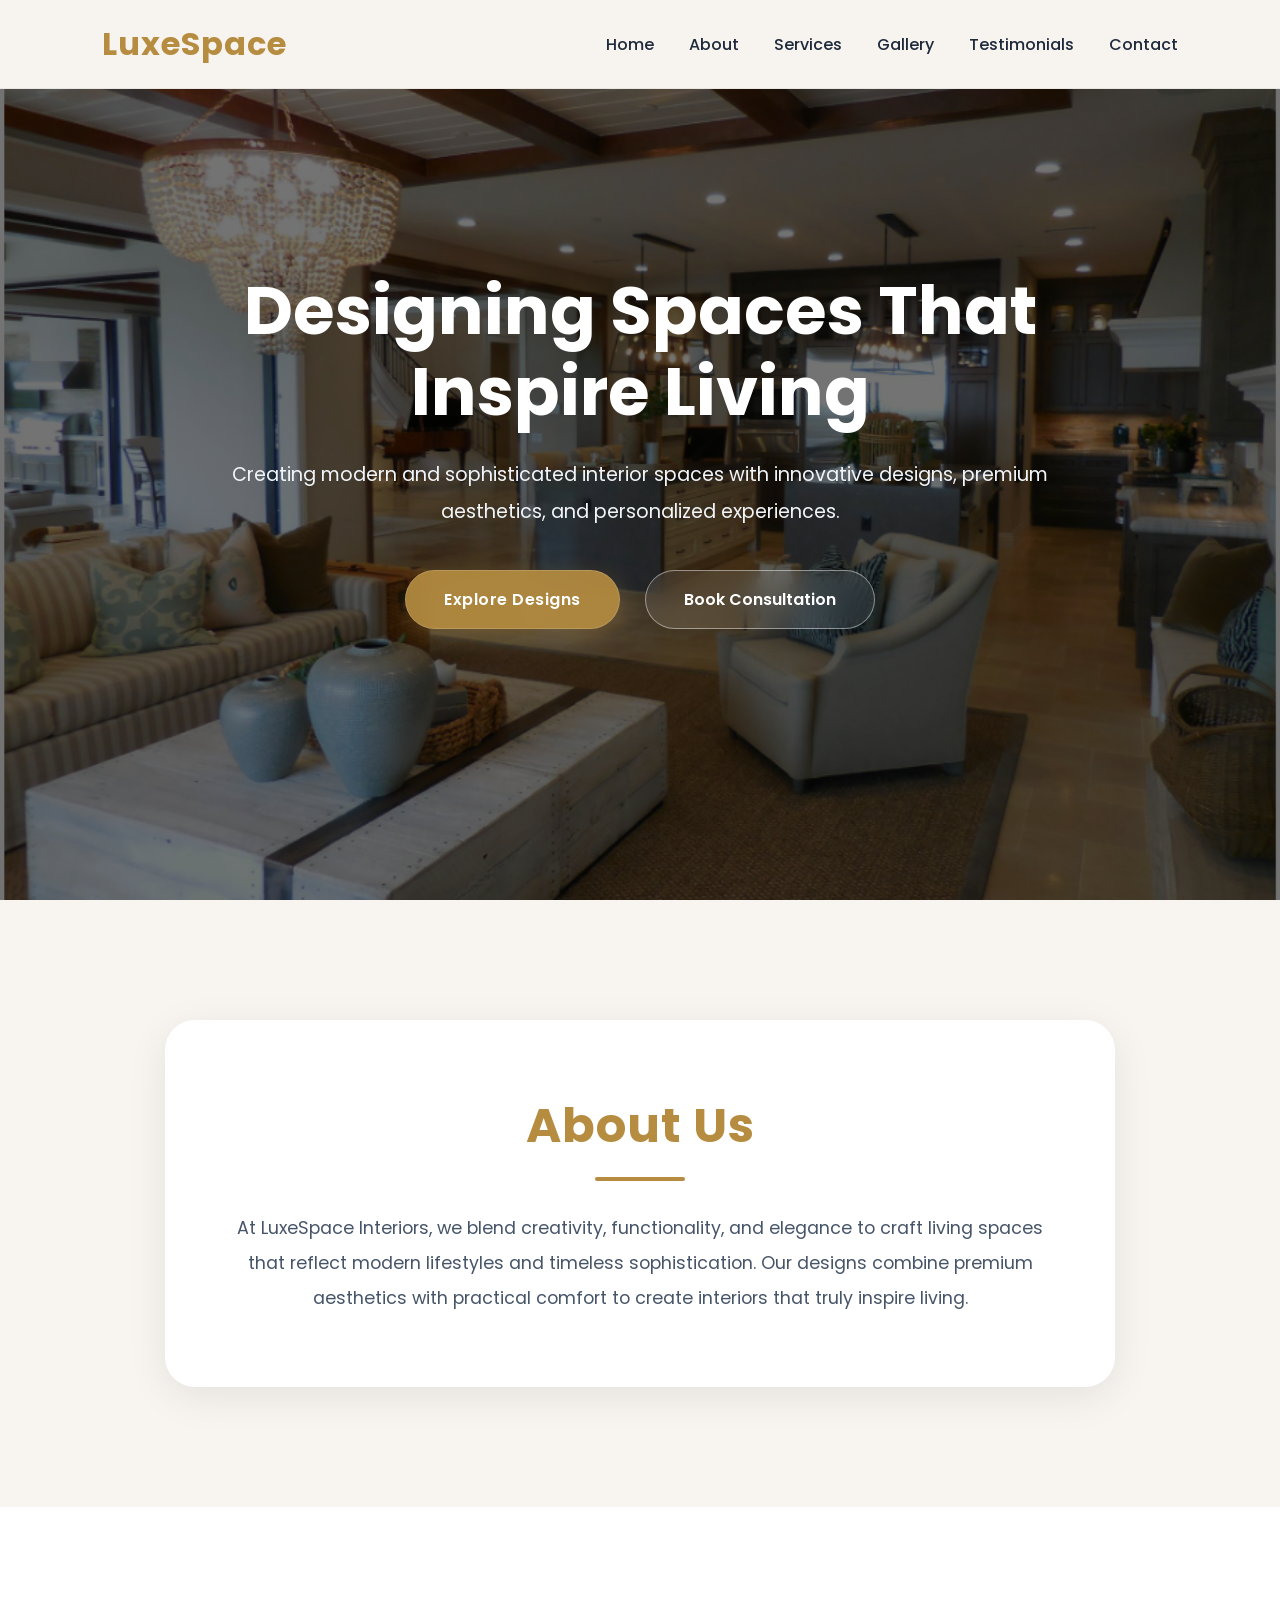
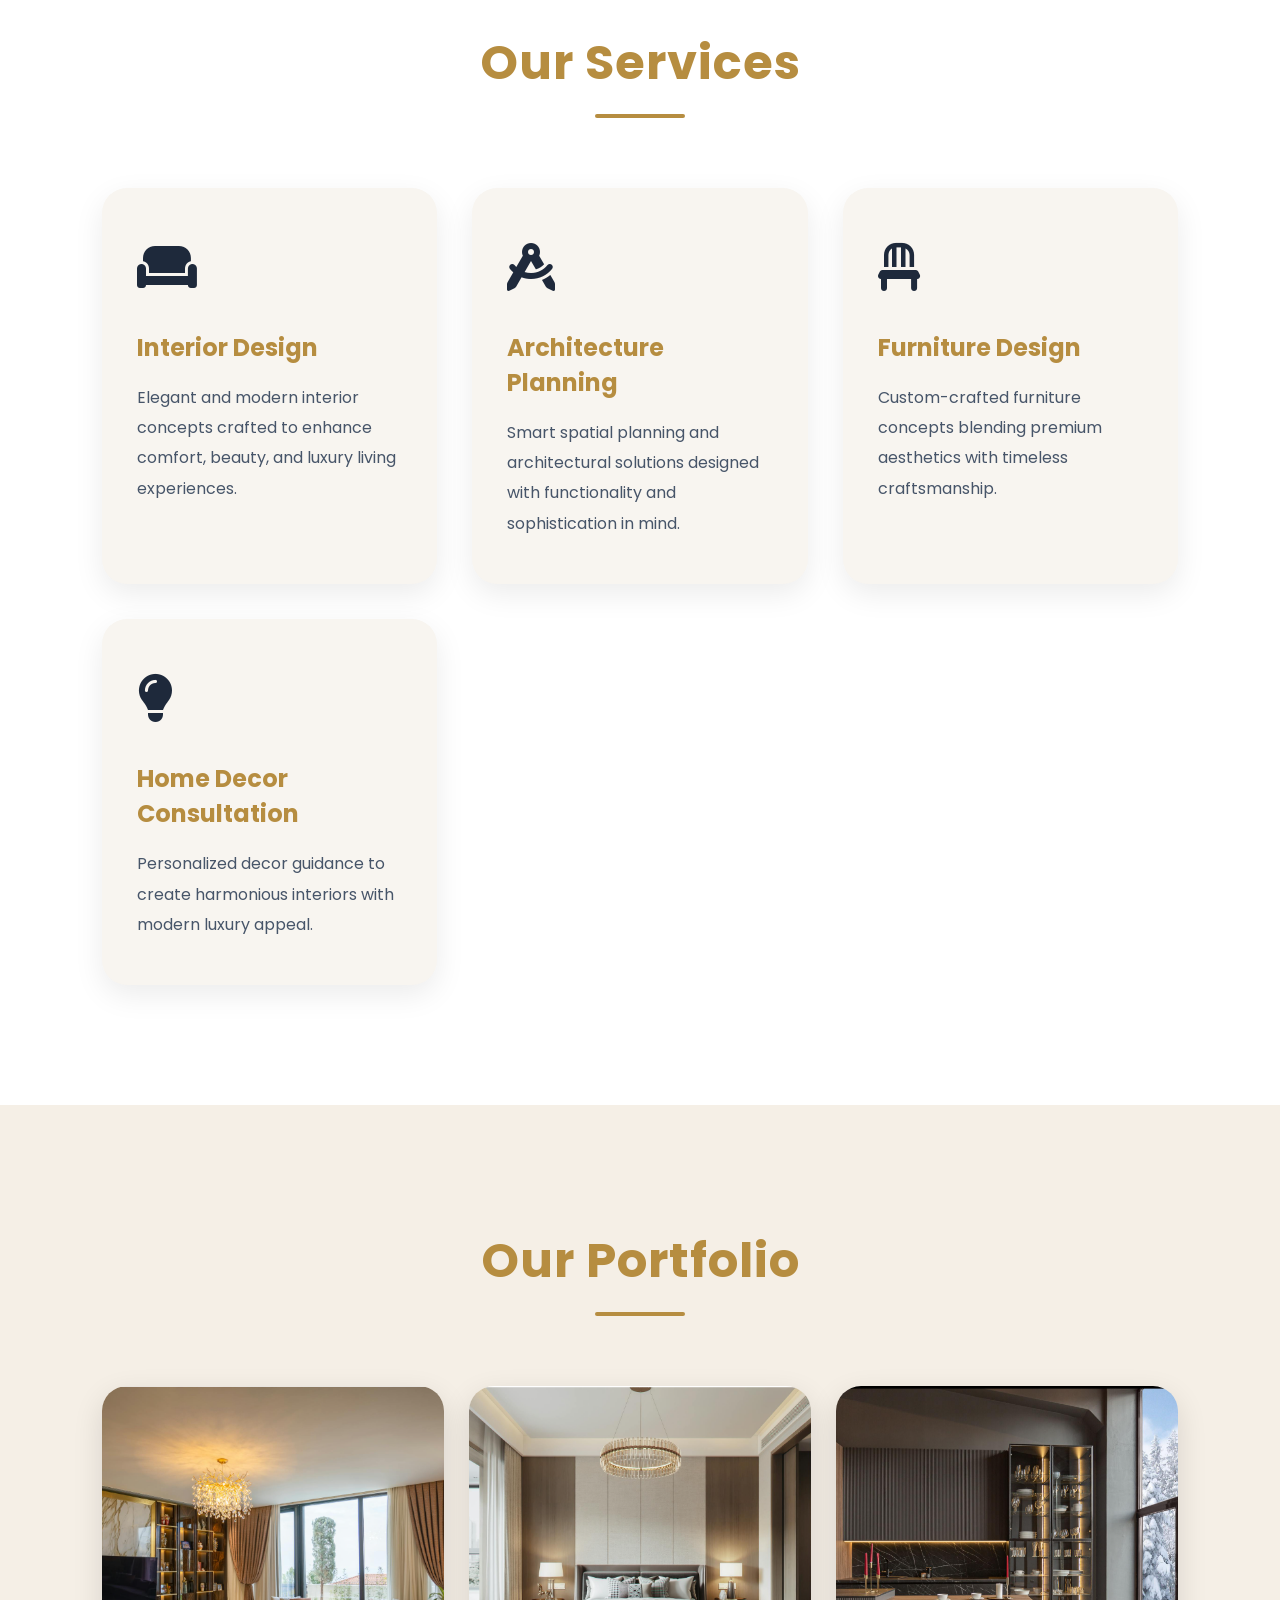
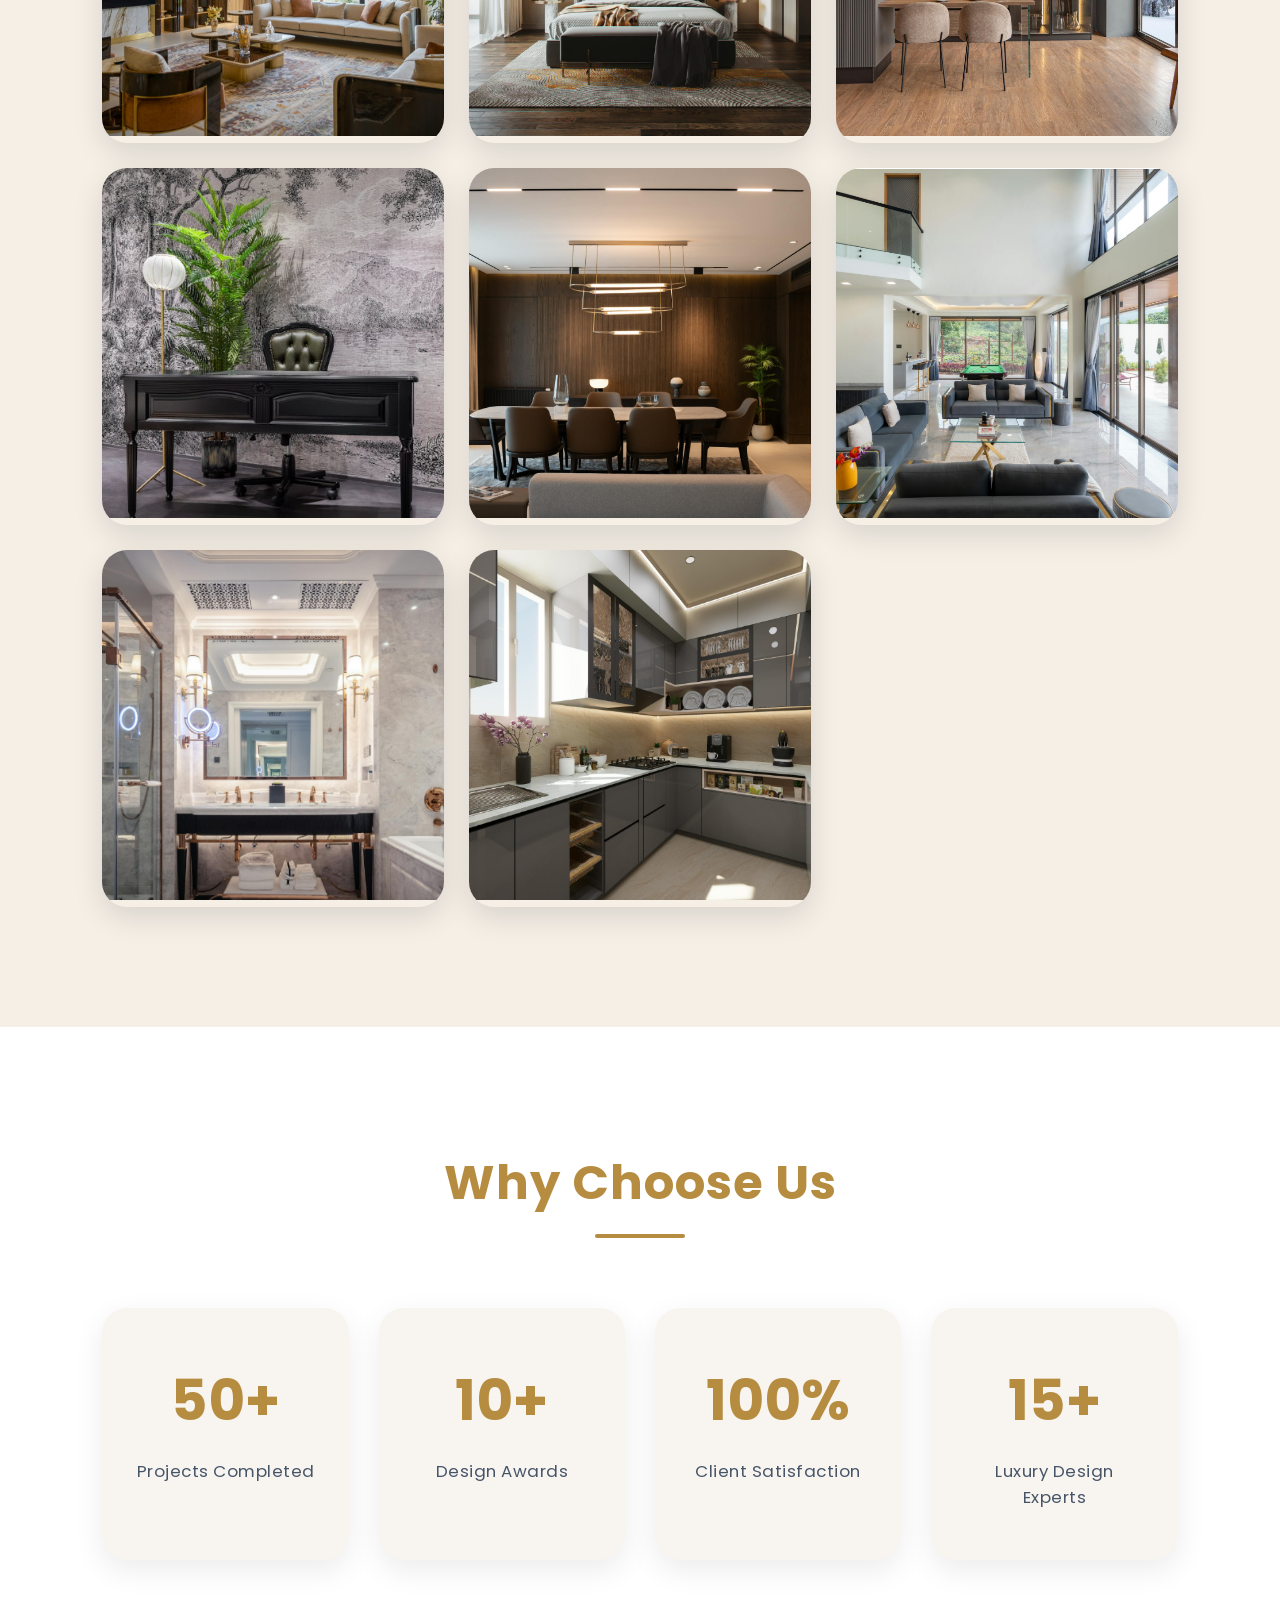
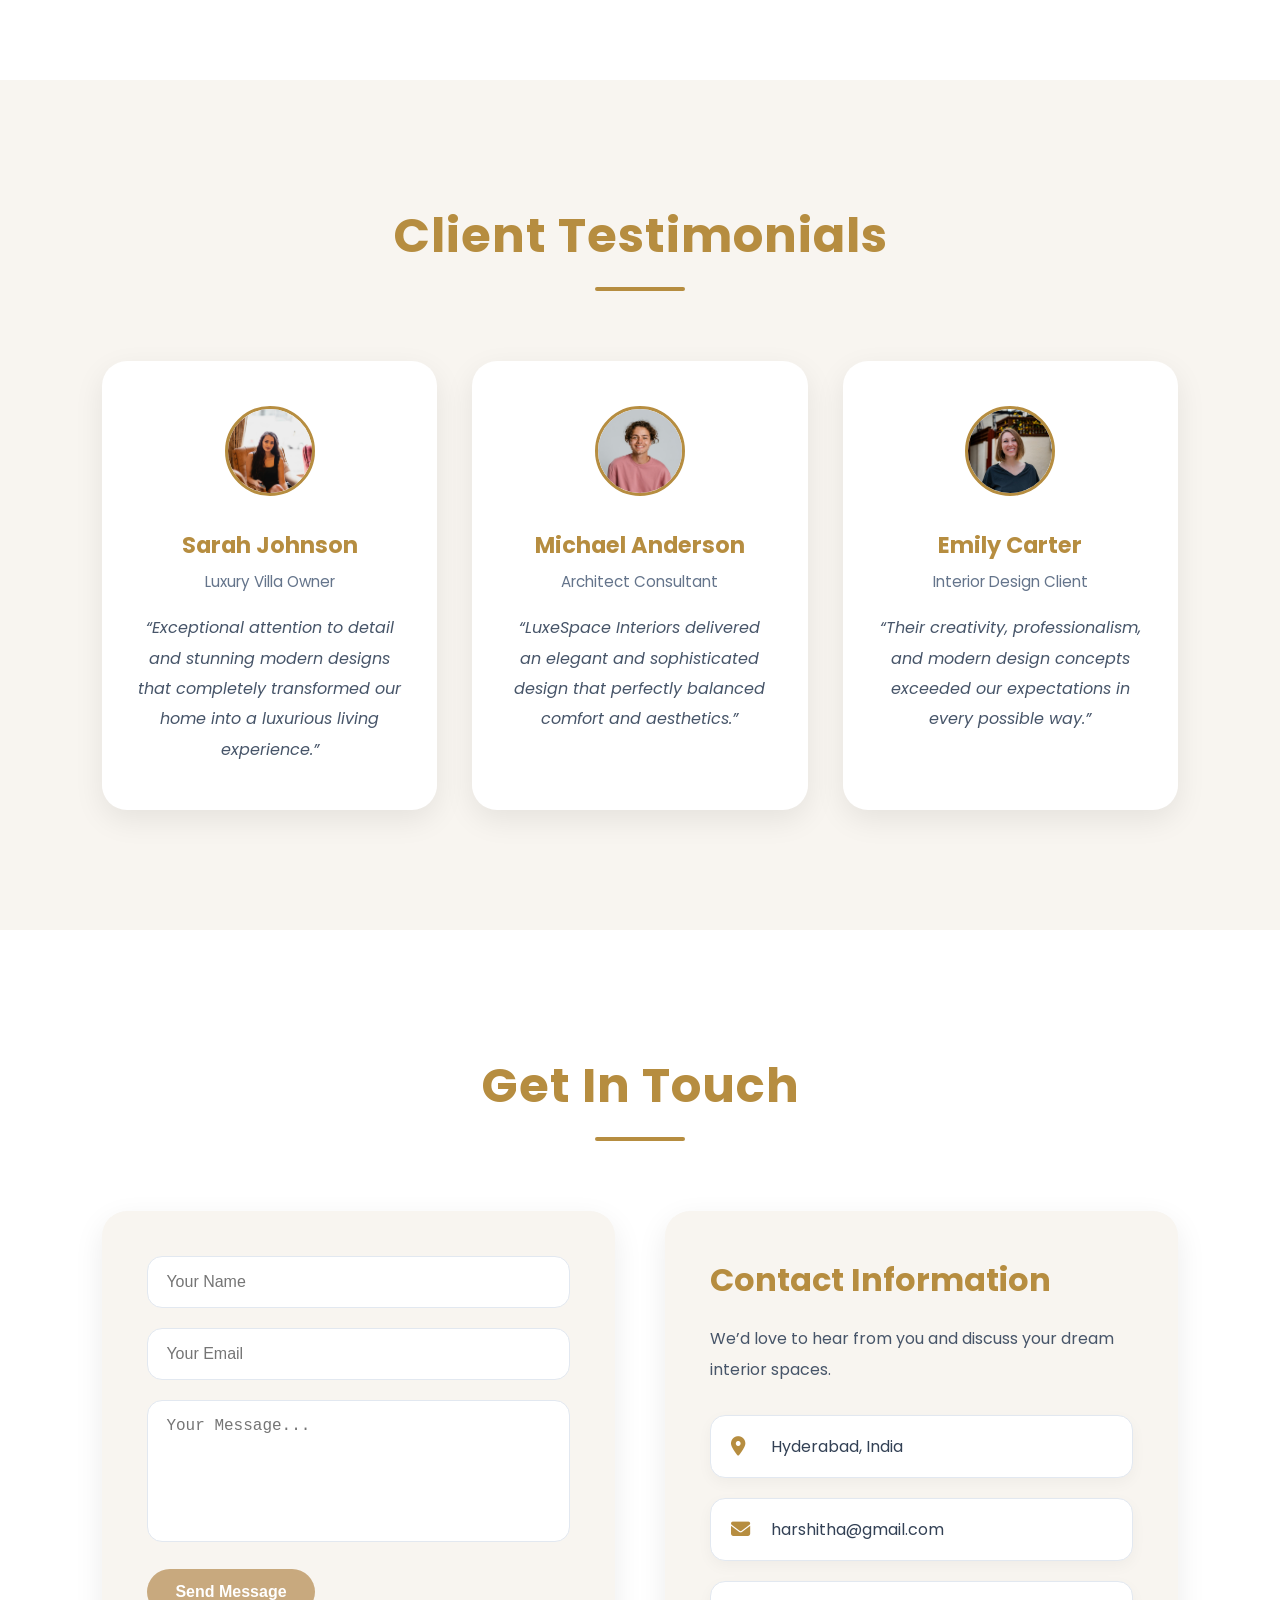
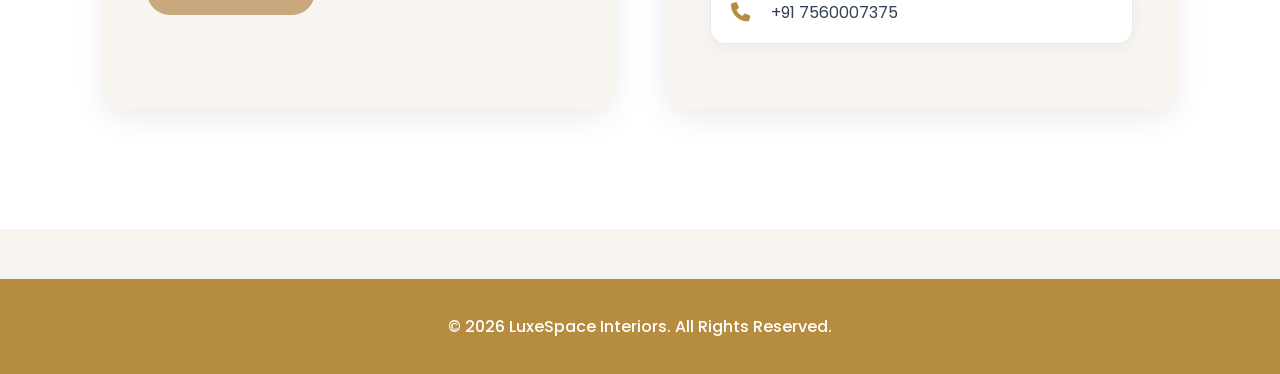
<file: index.html>
<!DOCTYPE html>
<html lang="en">

<head>
    <meta charset="UTF-8">
    <meta name="viewport" content="width=device-width, initial-scale=1.0">
    <title>LuxeSpace Interiors</title>
    <link rel="stylesheet" href="style.css">
    <link rel="preconnect" href="https://fonts.googleapis.com">
    <link href="https://fonts.googleapis.com/css2?family=Poppins:wght@300;400;500;600;700&display=swap"
        rel="stylesheet">
    <link rel="stylesheet" href="https://cdnjs.cloudflare.com/ajax/libs/font-awesome/6.5.1/css/all.min.css">
</head>

<body>
    <!-- Navbar -->
    <header class="navbar">

        <nav>

            <h2 class="logo">LuxeSpace</h2>

            <div class="nav-links">
                <a href="#">Home</a>
                <a href="#about">About</a>
                <a href="#services">Services</a>
                <a href="#gallery">Gallery</a>
                <a href="#testimonials">Testimonials</a>
                <a href="#contact">Contact</a>
            </div>

        </nav>

    </header>


    <!-- Hero Section -->
    <section class="hero">

        <div class="hero-content">
            <h1>Designing Spaces That Inspire Living</h1>

            <p>
                Creating modern and sophisticated interior spaces
                with innovative designs, premium aesthetics,
                and personalized experiences.
            </p>

            <div class="hero-buttons">

    <a href="designs.html" class="btn">
        Explore Designs
    </a>

    <a href="consultation.html" class="btn-outline">
        Book Consultation
    </a>

</div>
        </div>

    </section>


    <!-- About Section -->

    <section class="about" id="about">

        <div class="about-container">

            <h2>About Us</h2>

            <p>
                At LuxeSpace Interiors, we blend creativity,
                functionality, and elegance to craft living spaces
                that reflect modern lifestyles and timeless sophistication.
                Our designs combine premium aesthetics with practical
                comfort to create interiors that truly inspire living.
            </p>

        </div>

    </section>

    <!-- Services Section -->


    <section class="services" id="services">

        <h2 class="section-title">Our Services</h2>

        <div class="services-container">

            <div class="service-card">
                <div class="service-icon">
                    <i class="fa-solid fa-couch"></i>
                </div>

                <h3>Interior Design</h3>

                <p>
                    Elegant and modern interior concepts
                    crafted to enhance comfort, beauty,
                    and luxury living experiences.
                </p>
            </div>


            <div class="service-card">

                <div class="service-icon">
                    <i class="fa-solid fa-compass-drafting"></i>
                </div>

                <h3>Architecture Planning</h3>

                <p>
                    Smart spatial planning and architectural
                    solutions designed with functionality
                    and sophistication in mind.
                </p>
            </div>


            <div class="service-card">

                <div class="service-icon">
                    <i class="fa-solid fa-chair"></i>
                </div>

                <h3>Furniture Design</h3>

                <p>
                    Custom-crafted furniture concepts
                    blending premium aesthetics with
                    timeless craftsmanship.
                </p>
            </div>


            <div class="service-card">

                <div class="service-icon">
                    <i class="fa-solid fa-lightbulb"></i>
                </div>

                <h3>Home Decor Consultation</h3>

                <p>
                    Personalized decor guidance to create
                    harmonious interiors with modern
                    luxury appeal.
                </p>
            </div>

        </div>

    </section>

    <!-- Gallery Section -->

    <section class="gallery" id="gallery">

        <h2 class="section-title">Our Portfolio</h2>

        <div class="gallery-grid">

            <div class="gallery-card">
                <img src="images/gallery1.png" alt="Luxury Living Room">

                <div class="gallery-overlay">
                    <h3>Modern Living Room</h3>
                </div>
            </div>


            <div class="gallery-card">
                <img src="images/gallery2.png" alt="Elegant Bedroom">

                <div class="gallery-overlay">
                    <h3>Elegant Bedroom</h3>
                </div>
            </div>


            <div class="gallery-card">
                <img src="images/gallery3.png" alt="Luxury Kitchen">

                <div class="gallery-overlay">
                    <h3>Luxury Kitchen</h3>
                </div>
            </div>


            <div class="gallery-card">
                <img src="images/gallery4.png" alt="Minimal Workspace">

                <div class="gallery-overlay">
                    <h3>Minimal Workspace</h3>
                </div>
            </div>


            <div class="gallery-card">
                <img src="images/gallery5.png" alt="Modern Dining Area">

                <div class="gallery-overlay">
                    <h3>Dining Area</h3>
                </div>
            </div>


            <div class="gallery-card">
                <img src="images/gallery6.png" alt="Luxury Villa">

                <div class="gallery-overlay">
                    <h3>Luxury Villa</h3>
                </div>
            </div>

            <div class="gallery-card">
                <img src="images/gallery7.png" alt="Luxury Villa">

                <div class="gallery-overlay">
                    <h3>Luxury Bathroom</h3>
                </div>
            </div>

            <div class="gallery-card">
                <img src="images/gallery8.png" alt="Luxury Villa">

                <div class="gallery-overlay">
                    <h3>Modern Kitchen</h3>
                </div>
            </div>

        </div>

    </section>


    <!-- Why Choose Us Section -->

    <section class="choose" id="choose">

        <h2 class="section-title">Why Choose Us</h2>

        <div class="choose-container">

            <div class="stat-card">

                <h3>50+</h3>

                <p>Projects Completed</p>

            </div>


            <div class="stat-card">

                <h3>10+</h3>

                <p>Design Awards</p>

            </div>


            <div class="stat-card">

                <h3>100%</h3>

                <p>Client Satisfaction</p>

            </div>


            <div class="stat-card">

                <h3>15+</h3>

                <p>Luxury Design Experts</p>

            </div>

        </div>

    </section>


    <!-- Testimonials Section -->

    <section class="testimonials" id="testimonials">

        <h2 class="section-title">Client Testimonials</h2>

        <div class="testimonials-container">


            <div class="testimonial-card">

                <img src="images/client1.png" alt="Client">

                <h3>Sarah Johnson</h3>

                <span>Luxury Villa Owner</span>

                <p>
                    “Exceptional attention to detail and stunning
                    modern designs that completely transformed
                    our home into a luxurious living experience.”
                </p>

            </div>


            <div class="testimonial-card">

                <img src="images/client2.png" alt="Client">

                <h3>Michael Anderson</h3>

                <span>Architect Consultant</span>

                <p>
                    “LuxeSpace Interiors delivered an elegant
                    and sophisticated design that perfectly
                    balanced comfort and aesthetics.”
                </p>

            </div>


            <div class="testimonial-card">

                <img src="images/client3.png" alt="Client">

                <h3>Emily Carter</h3>

                <span>Interior Design Client</span>

                <p>
                    “Their creativity, professionalism, and
                    modern design concepts exceeded our
                    expectations in every possible way.”
                </p>

            </div>

        </div>

    </section>

    <!-- Contact Section -->

    <section class="contact" id="contact">

        <h2 class="section-title">Get In Touch</h2>

        <div class="contact-container">


            <!-- Contact Form -->

            <div class="contact-form">

                <form>

                    <input type="text" placeholder="Your Name" required>

                    <input type="email" placeholder="Your Email" required>

                    <textarea rows="6" placeholder="Your Message..." required></textarea>
                

                    <button type="submit">
                        Send Message
                    </button>

                </form>

            </div>


            <!-- Contact Info -->

            <div class="contact-info">

                <h3>Contact Information</h3>

                <p>
                    We’d love to hear from you and discuss your dream interior spaces.
                </p>

                <div class="info-box">
                    <i class="fa-solid fa-location-dot"></i>
                    <span>Hyderabad, India</span>
                </div>

                <div class="info-box">
                    <i class="fa-solid fa-envelope"></i>
                    <span>harshitha@gmail.com</span>
                </div>

                <div class="info-box">
                    <i class="fa-solid fa-phone"></i>
                    <span>+91 7560007375</span>
                </div>

            </div>
        </div>

    </section>


    <!-- Footer -->

    <footer>

        <p>
            © 2026 LuxeSpace Interiors.
            All Rights Reserved.
        </p>

    </footer>

    <script>

window.addEventListener("scroll", function(){

const navbar = document.querySelector(".navbar");

navbar.classList.toggle("scrolled", window.scrollY > 50);

});

</script>
</body>

</html>
</file>
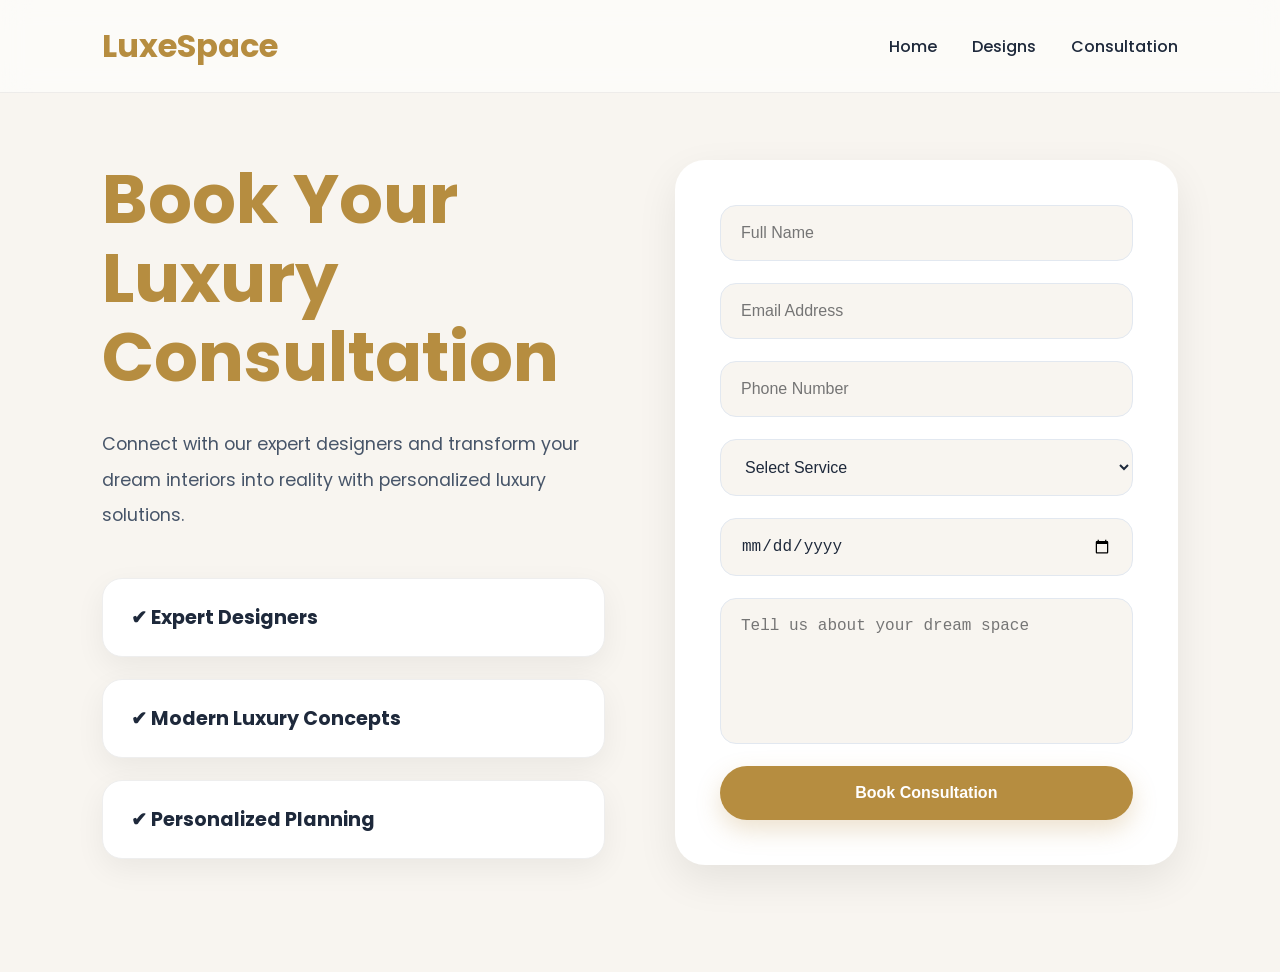
<file: consultation.html>
<!-- =========================
consultation.html
========================= -->

<!DOCTYPE html>
<html lang="en">

<head>

    <meta charset="UTF-8">

    <meta name="viewport"
        content="width=device-width, initial-scale=1.0">

    <title>Book Consultation | LuxeSpace</title>

    <link rel="stylesheet" href="consultation.css">

    <link rel="preconnect" href="https://fonts.googleapis.com">

    <link href="https://fonts.googleapis.com/css2?family=Poppins:wght@300;400;500;600;700&display=swap"
        rel="stylesheet">

    <link rel="stylesheet"
href="https://cdnjs.cloudflare.com/ajax/libs/font-awesome/6.5.1/css/all.min.css">     

</head>

<body>

    <!-- Navbar -->

        <header class="navbar">

    <nav>

        <h2 class="logo">LuxeSpace</h2>

        <!-- Hamburger -->

        <div class="menu-toggle" id="menu-toggle">

            <i class="fa-solid fa-bars"></i>

        </div>

        <!-- Links -->

        <div class="nav-links" id="nav-links">

            <a href="index.html">Home</a>

            <a href="designs.html">Designs</a>

            <a href="#">
                Consultation
            </a>

        </div>

    </nav>

</header>

    <!-- Consultation Section -->

    <section class="consultation">

        <div class="consultation-container">

            <!-- Left -->

            <div class="consultation-text">

                <h1>Book Your Luxury Consultation</h1>

                <p>
                    Connect with our expert designers and transform your
                    dream interiors into reality with personalized luxury solutions.
                </p>

                <div class="features">

                    <div class="feature-box">
                        <h3>✔ Expert Designers</h3>
                    </div>

                    <div class="feature-box">
                        <h3>✔ Modern Luxury Concepts</h3>
                    </div>

                    <div class="feature-box">
                        <h3>✔ Personalized Planning</h3>
                    </div>

                </div>

            </div>

            <!-- Right -->

            <div class="consultation-form">

                <form>

                    <input type="text"
                        placeholder="Full Name"
                        required>

                    <input type="email"
                        placeholder="Email Address"
                        required>

                    <input type="tel"
                        placeholder="Phone Number"
                        required>

                    <select required>

                        <option>Select Service</option>

                        <option>Interior Design</option>

                        <option>Architecture Planning</option>

                        <option>Furniture Design</option>

                    </select>

                    <input type="date" required>

                    <textarea rows="6"
                        placeholder="Tell us about your dream space"></textarea>

                    <button type="submit">
                        Book Consultation
                    </button>

                </form>

            </div>

        </div>

    </section>

    <script>

const menuToggle =
document.getElementById("menu-toggle");

const navLinks =
document.getElementById("nav-links");

menuToggle.addEventListener("click", () => {

    navLinks.classList.toggle("active");

});

</script>

<script>
    const navbar = document.querySelector(".navbar");

window.addEventListener("scroll", () => {
  if (window.scrollY > 50) {
    navbar.classList.add("scrolled");
  } else {
    navbar.classList.remove("scrolled");
  }
});
</script>

</body>

</html>
</file>
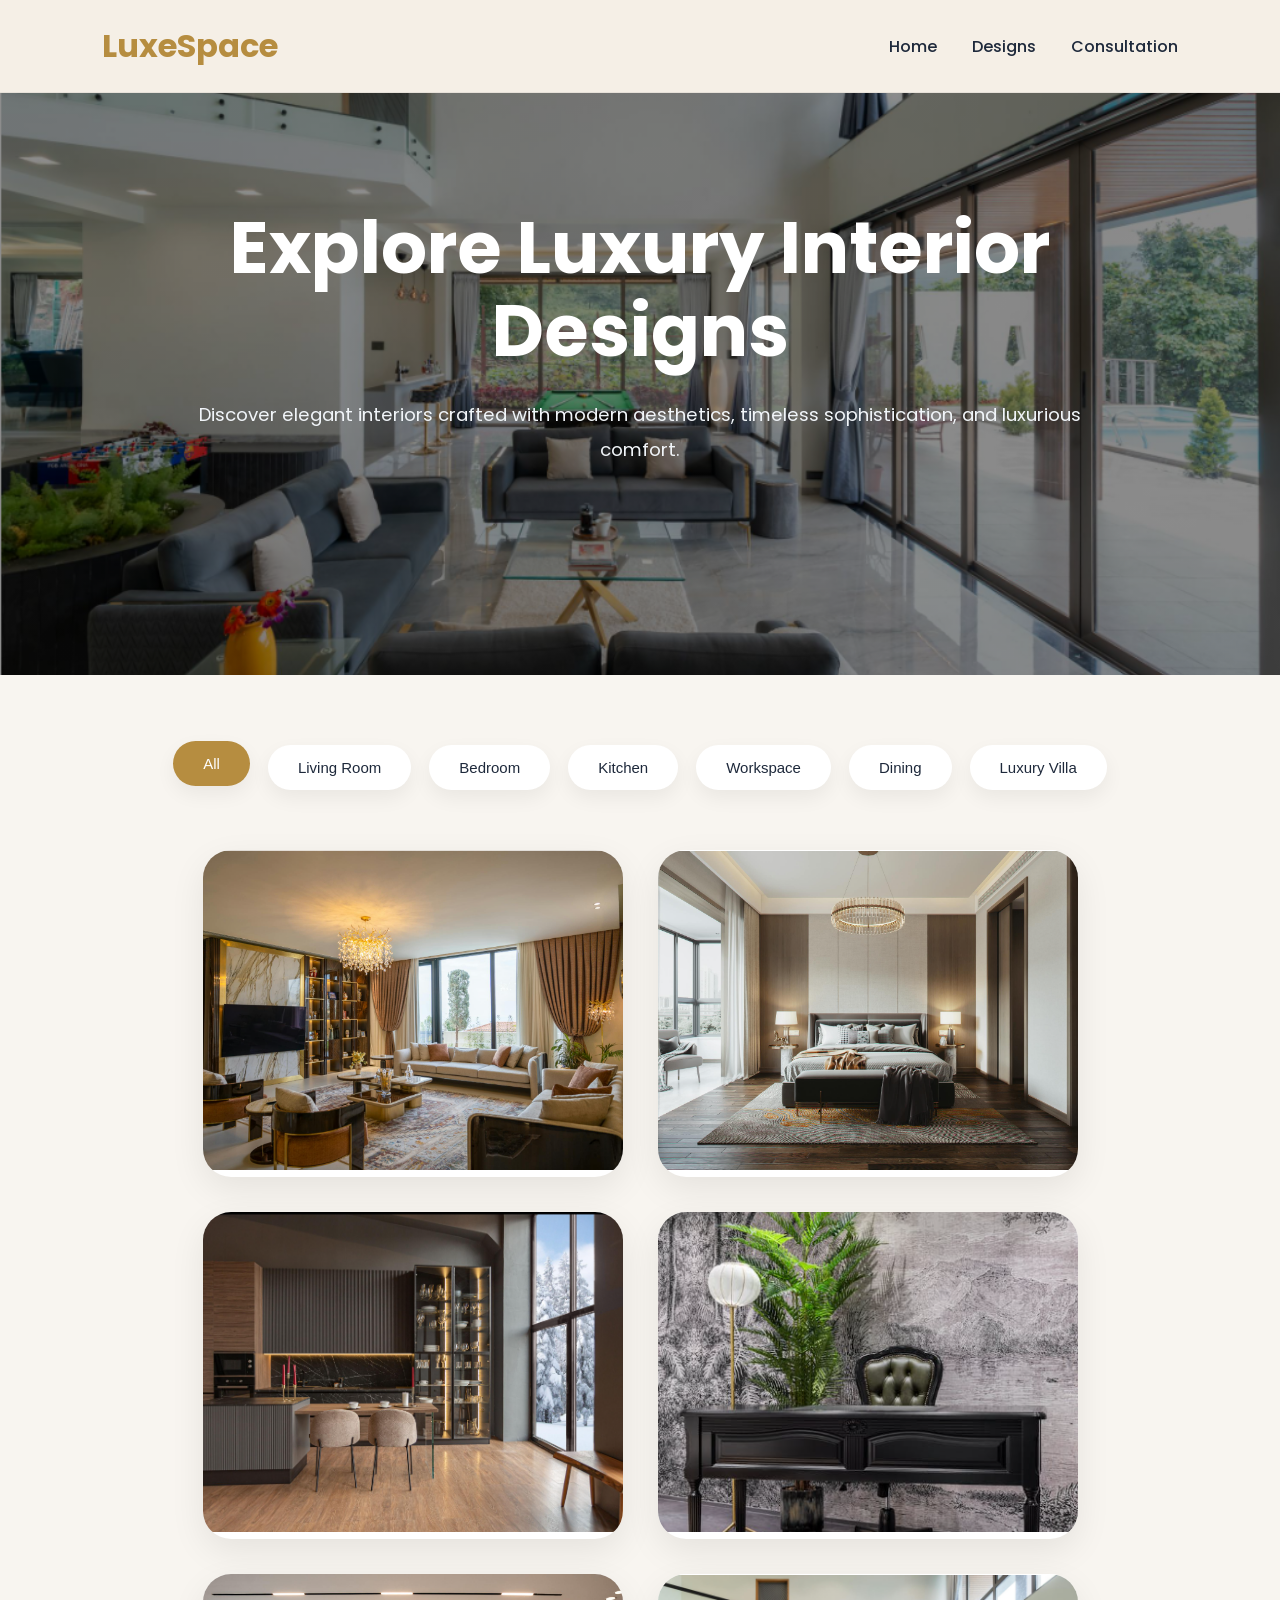
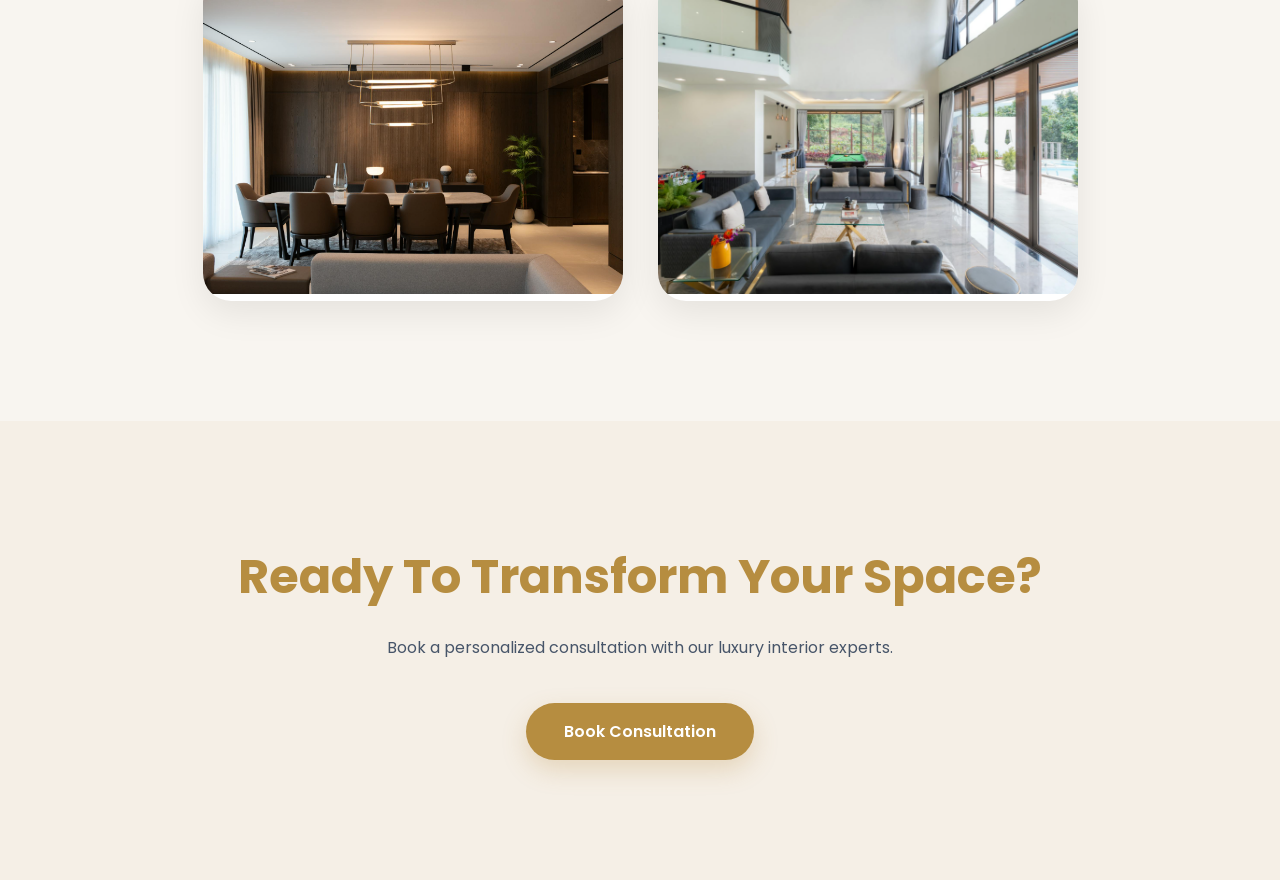
<file: designs.html>
<!-- =========================
designs.html
========================= -->

<!DOCTYPE html>
<html lang="en">

<head>

    <meta charset="UTF-8">

    <meta name="viewport"
        content="width=device-width, initial-scale=1.0">

    <title>Explore Designs | LuxeSpace Interiors</title>

    <link rel="stylesheet" href="designs.css">

    <link rel="preconnect" href="https://fonts.googleapis.com">

    <link href="https://fonts.googleapis.com/css2?family=Poppins:wght@300;400;500;600;700&display=swap"
        rel="stylesheet">

    <link rel="stylesheet"
        href="https://cdnjs.cloudflare.com/ajax/libs/font-awesome/6.5.1/css/all.min.css">

</head>

<body>

    <!-- Navbar -->

    <header class="navbar">

    <nav>

        <h2 class="logo">LuxeSpace</h2>

        <!-- Hamburger -->

        <div class="menu-toggle" id="menu-toggle">

            <i class="fa-solid fa-bars"></i>

        </div>

        <!-- Links -->

        <div class="nav-links" id="nav-links">

            <a href="index.html">Home</a>

            <a href="#">Designs</a>

            <a href="consultation.html">
                Consultation
            </a>

        </div>

    </nav>

</header>

    <!-- Hero Section -->

    <section class="design-hero">

        <div class="hero-content">

            <h1>
                Explore Luxury Interior Designs
            </h1>

            <p>
                Discover elegant interiors crafted with modern aesthetics,
                timeless sophistication, and luxurious comfort.
            </p>

        </div>

    </section>

    <!-- Filter Buttons -->

<section class="filters">

    <button class="active"
        data-filter="all">

        All

    </button>

    <button data-filter="living">

        Living Room

    </button>

    <button data-filter="bedroom">

        Bedroom

    </button>

    <button data-filter="kitchen">

        Kitchen

    </button>

    <button data-filter="workspace">

        Workspace

    </button>

    <button data-filter="dining">

        Dining

    </button>

    <button data-filter="villa">

        Luxury Villa

    </button>

</section>


<!-- Gallery -->

<section class="design-gallery">

    <!-- Living Room -->

    <div class="design-card living">

        <img src="images/gallery1.png"
            alt="Living Room">

        <div class="overlay">

            <h3>Modern Living Room</h3>

            <p>
                Elegant luxury interiors with warm lighting.
            </p>

            <a href="#">
                View Project
            </a>

        </div>

    </div>


    <!-- Bedroom -->

    <div class="design-card bedroom">

        <img src="images/gallery2.png"
            alt="Bedroom">

        <div class="overlay">

            <h3>Luxury Bedroom</h3>

            <p>
                Minimal and sophisticated bedroom aesthetics.
            </p>

            <a href="#">
                View Project
            </a>

        </div>

    </div>


    <!-- Kitchen -->

    <div class="design-card kitchen">

        <img src="images/gallery3.png"
            alt="Kitchen">

        <div class="overlay">

            <h3>Modern Kitchen</h3>

            <p>
                Premium modular kitchen concepts.
            </p>

            <a href="#">
                View Project
            </a>

        </div>

    </div>


    <!-- Workspace -->

    <div class="design-card workspace">

        <img src="images/gallery4.png"
            alt="Workspace">

        <div class="overlay">

            <h3>Workspace Design</h3>

            <p>
                Creative and productive modern workspace.
            </p>

            <a href="#">
                View Project
            </a>

        </div>

    </div>


    <!-- Dining -->

    <div class="design-card dining">

        <img src="images/gallery5.png"
            alt="Dining Area">

        <div class="overlay">

            <h3>Dining Area</h3>

            <p>
                Premium dining spaces for luxury living.
            </p>

            <a href="#">
                View Project
            </a>

        </div>

    </div>


    <!-- Luxury Villa -->

    <div class="design-card villa">

        <img src="images/gallery6.png"
            alt="Luxury Villa">

        <div class="overlay">

            <h3>Luxury Villa</h3>

            <p>
                Spacious and elegant villa interiors.
            </p>

            <a href="#">
                View Project
            </a>

        </div>

    </div>

</section>

    <!-- CTA Section -->

    <section class="cta">

        <h2>
            Ready To Transform Your Space?
        </h2>

        <p>
            Book a personalized consultation with our luxury interior experts.
        </p>

        <a href="consultation.html">

            Book Consultation

        </a>

    </section>

    <!-- Filter Script -->

<script>

const filterButtons =
document.querySelectorAll(".filters button");

const cards =
document.querySelectorAll(".design-card");

filterButtons.forEach(button => {

    button.addEventListener("click", () => {

        // Remove active class

        filterButtons.forEach(btn => {

            btn.classList.remove("active");

        });

        // Add active class

        button.classList.add("active");

        // Get filter value

        const filter =
        button.getAttribute("data-filter");

        cards.forEach(card => {

            if(filter === "all"){

                card.style.display = "block";

            }

            else{

                if(card.classList.contains(filter)){

                    card.style.display = "block";

                }

                else{

                    card.style.display = "none";

                }

            }

        });

    });

});

</script>

<script>

const menuToggle =
document.getElementById("menu-toggle");

const navLinks =
document.getElementById("nav-links");

menuToggle.addEventListener("click", () => {

    navLinks.classList.toggle("active");

});

</script>

<script>
    const navbar = document.querySelector(".navbar");

window.addEventListener("scroll", () => {
  if (window.scrollY > 50) {
    navbar.classList.add("scrolled");
  } else {
    navbar.classList.remove("scrolled");
  }
});
</script>

</body>

</html>
</file>
<file: style.css>
*{
margin:0;
padding:0;
box-sizing:border-box;
}

html{
scroll-behavior:smooth;
}

body{
font-family:'Poppins',sans-serif;
background:#f8f5f0;
color:#1e293b;
overflow-x:hidden;
}

/* Text Selection */

::selection{
background:#c8a97e;
color:white;
}

/* Global Section */

section{
padding:120px 0;
}

section h2{
font-size:3rem;
text-align:center;
margin-bottom:70px;
color:#b68d40;
font-weight:700;
letter-spacing:1px;
}

/* Navbar */

.navbar{
position:fixed;
top:0;
left:0;
width:100%;
padding:20px 8%;

background:#f7f3ee;

backdrop-filter:blur(14px);

z-index:1000;

transition:0.4s ease;

border-bottom:1px solid rgba(0,0,0,0.06);
}

nav{
display:flex;
justify-content:space-between;
align-items:center;
}

.logo{
font-size:2rem;
font-weight:700;
letter-spacing:1px;
color:#b68d40;
cursor:pointer;
}

.nav-links{
display:flex;
align-items:center;
gap:35px;
}

.nav-links a{
text-decoration:none;
color:#1e293b;
font-size:1rem;
font-weight:500;
position:relative;
transition:0.3s ease;
}

.nav-links a:hover{
color:#b68d40;
}

.nav-links a::after{
content:"";
position:absolute;
left:0;
bottom:-6px;
width:0%;
height:2px;
background:#b68d40;
transition:0.3s;
}

.nav-links a:hover::after{
width:100%;
}

.navbar.scrolled{
background:rgba(255,255,255,0.15);

backdrop-filter:blur(18px);

box-shadow:0 5px 20px rgba(0,0,0,0.08);
}

/* Mobile Navbar */

@media(max-width:768px){

.navbar{
padding:18px 5%;
}

nav{
flex-direction:column;
gap:20px;
}

.nav-links{
flex-wrap:wrap;
justify-content:center;
gap:18px;
}

.logo{
font-size:1.7rem;
}

.nav-links a{
font-size:0.95rem;
}

}

/* Hero Section */

.hero{
height:100vh;

background:
linear-gradient(
rgba(0,0,0,0.55),
rgba(0,0,0,0.55)
),
url("images/hero.png");

background-size:cover;
background-position:center;
background-repeat:no-repeat;

display:flex;
justify-content:center;
align-items:center;

text-align:center;

padding:0 20px;
}

.hero-content{
max-width:850px;
color:white;
}

.hero-content h1{
font-size:4.2rem;
font-weight:700;
line-height:1.2;
margin-bottom:25px;
}

.hero-content p{
font-size:1.2rem;
line-height:1.9;
margin-bottom:40px;
color:#f1f5f9;
}

.hero-buttons{
    display:flex;
    gap:25px;
    margin-top:40px;
    justify-content:center;
    flex-wrap:wrap;
}

.hero-buttons a{
    text-decoration:none;
    transition:0.4s ease;
}

/* Primary Button */

.btn{

    padding:16px 38px;

    border-radius:50px;

    background:rgba(182,141,64,0.92);

    color:white;

    font-size:1rem;

    font-weight:600;

    letter-spacing:0.5px;

    backdrop-filter:blur(10px);

    box-shadow:
    0 8px 25px rgba(182,141,64,0.35);

    border:1px solid rgba(255,255,255,0.15);
}

.btn:hover{

    transform:translateY(-5px);

    background:#c8a97e;

    box-shadow:
    0 12px 35px rgba(182,141,64,0.45);
}

/* Outline Button */

.btn-outline{

    padding:16px 38px;

    border-radius:50px;

    border:1.5px solid rgba(255,255,255,0.45);

    color:white;

    font-size:1rem;

    font-weight:600;

    background:rgba(255,255,255,0.08);

    backdrop-filter:blur(12px);

    box-shadow:
    0 8px 25px rgba(0,0,0,0.18);
}

.btn-outline:hover{

    background:white;

    color:#1e293b;

    transform:translateY(-5px);
}
/* Hero Mobile */

@media(max-width:768px){

.hero-content h1{
font-size:2.8rem;
}

.hero-content p{
font-size:1rem;
}

.hero-buttons{
flex-direction:column;
align-items:center;
}

}

/* About Section */

.about{
padding:120px 10%;
background:#f8f5f0;

display:flex;
justify-content:center;
align-items:center;
}

.about-container{

max-width:950px;

text-align:center;

padding:70px 55px;

background:white;

border-radius:30px;

box-shadow:
0 10px 40px rgba(0,0,0,0.08);
}

.about-container h2{
font-size:3rem;
margin-bottom:30px;
color:#b68d40;
position:relative;
}

.about-container h2::after{
content:"";
display:block;
width:90px;
height:4px;
background:#b68d40;
margin:15px auto 0;
border-radius:10px;
}

.about-container p{
font-size:1.1rem;
line-height:2;
color:#475569;
font-weight:400;
}

/* About Mobile */

@media(max-width:768px){

.about{
padding:90px 5%;
}

.about-container{
padding:45px 25px;
}

.about-container h2{
font-size:2.2rem;
}

.about-container p{
font-size:1rem;
line-height:1.8;
}

}

/* Services Section */

.services{
padding:120px 8%;
background:white;
}

.section-title{
text-align:center;
font-size:3rem;
color:#b68d40;
margin-bottom:70px;
position:relative;
}

.section-title::after{
content:"";
display:block;
width:90px;
height:4px;
background:#b68d40;
margin:15px auto 0;
border-radius:10px;
}

.services-container{
display:grid;
grid-template-columns:
repeat(auto-fit,minmax(280px,1fr));
gap:35px;
}

.service-card{
background:#f8f5f0;

padding:45px 35px;

border-radius:25px;

transition:0.4s ease;

box-shadow:
0 10px 30px rgba(0,0,0,0.08);
}

.service-icon{
font-size:3rem;
margin-bottom:25px;
}

.service-card h3{
font-size:1.5rem;
margin-bottom:18px;
color:#b68d40;
}

.service-card p{
color:#475569;
line-height:1.9;
font-size:1rem;
}

.service-card:hover{
transform:translateY(-12px);

box-shadow:
0 15px 40px rgba(182,141,64,0.18);
}

/* Services Mobile */

@media(max-width:768px){

.services{
padding:90px 5%;
}

.section-title{
font-size:2.3rem;
}

.service-card{
padding:35px 25px;
}

}

/* Gallery Section */

.gallery{
padding:120px 8%;
background:#f5efe6;
}

.gallery-grid{
display:grid;
grid-template-columns:
repeat(auto-fit,minmax(280px,1fr));
gap:25px;
}

.gallery-card{
position:relative;
overflow:hidden;
border-radius:25px;
cursor:pointer;

box-shadow:
0 10px 30px rgba(0,0,0,0.12);
}

.gallery-card img{
width:100%;
height:350px;
object-fit:cover;
transition:0.5s ease;
}

.gallery-overlay{
position:absolute;
bottom:0;
left:0;

width:100%;

padding:25px;

background:
linear-gradient(
transparent,
rgba(0,0,0,0.85)
);

color:white;

opacity:0;

transition:0.4s ease;
}

.gallery-overlay h3{
font-size:1.4rem;
font-weight:600;
}

.gallery-card:hover img{
transform:scale(1.1);
}

.gallery-card:hover .gallery-overlay{
opacity:1;
}

/* Gallery Mobile */

@media(max-width:768px){

.gallery{
padding:90px 5%;
}

.gallery-card img{
height:280px;
}

}

/* Why Choose Us */

.choose{
padding:120px 8%;
background:white;
}

.choose-container{
display:grid;
grid-template-columns:
repeat(auto-fit,minmax(220px,1fr));

gap:30px;

margin-top:70px;
}

.stat-card{
background:#f8f5f0;

padding:50px 30px;

border-radius:25px;

text-align:center;

transition:0.4s ease;

box-shadow:
0 10px 30px rgba(0,0,0,0.08);
}

.stat-card h3{
font-size:3.5rem;
color:#b68d40;
margin-bottom:15px;
font-weight:700;
}

.stat-card p{
font-size:1.05rem;
color:#475569;
letter-spacing:0.5px;
}

.stat-card:hover{
transform:translateY(-12px);

box-shadow:
0 15px 40px rgba(182,141,64,0.18);
}

/* Choose Mobile */

@media(max-width:768px){

.choose{
padding:90px 5%;
}

.stat-card{
padding:40px 25px;
}

.stat-card h3{
font-size:2.8rem;
}

}

/* Testimonials */

.testimonials{
padding:120px 8%;
background:#f8f5f0;
}

.testimonials-container{
display:grid;
grid-template-columns:
repeat(auto-fit,minmax(300px,1fr));

gap:35px;

margin-top:70px;
}

.testimonial-card{
background:white;

padding:45px 35px;

border-radius:25px;

text-align:center;

transition:0.4s ease;

box-shadow:
0 10px 30px rgba(0,0,0,0.08);
}

.testimonial-card img{
width:90px;
height:90px;

border-radius:50%;

object-fit:cover;

margin-bottom:25px;

border:3px solid #b68d40;
}

.testimonial-card h3{
font-size:1.4rem;
margin-bottom:8px;
color:#b68d40;
}

.testimonial-card span{
display:block;
font-size:0.95rem;
color:#64748b;
margin-bottom:20px;
}

.testimonial-card p{
font-size:1rem;
line-height:1.9;
color:#475569;
font-style:italic;
}

.testimonial-card:hover{
transform:translateY(-12px);

box-shadow:
0 15px 40px rgba(182,141,64,0.18);
}

/* Testimonials Mobile */

@media(max-width:768px){

.testimonials{
padding:90px 5%;
}

.testimonial-card{
padding:35px 25px;
}

}

/* Contact Section */

.contact{
padding:120px 8%;
background:white;
}

.contact-container{
display:grid;
grid-template-columns:
repeat(auto-fit,minmax(320px,1fr));

gap:50px;

margin-top:70px;
}

/* Contact Form */

.contact-form{
background:#f8f5f0;

padding:45px;

border-radius:25px;

box-shadow:
0 10px 30px rgba(0,0,0,0.08);
}

/* Inputs */

.contact-form input,
.contact-form textarea{

width:100%;

padding:16px 18px;

margin-bottom:20px;

border:none;

outline:none;

border-radius:15px;

background:white;

color:#1e293b;

font-size:1rem;

border:1px solid #e2e8f0;
}

.contact-form textarea{
resize:none;
}

/* Contact Info */

.contact-info{
background:#f8f5f0;

padding:45px;

border-radius:25px;

box-shadow:
0 10px 30px rgba(0,0,0,0.08);
}

.contact-info h3{
font-size:2rem;
margin-bottom:20px;
color:#b68d40;
}

.contact-info p{
line-height:1.9;
color:#475569;
margin-bottom:30px;
}

.info-box{
display:flex;
align-items:center;
gap:15px;

background:white;

padding:18px 20px;

margin-bottom:20px;

border-radius:15px;

color:#334155;

transition:0.4s ease;

border:1px solid #e2e8f0;

font-size:1rem;

box-shadow:
0 5px 15px rgba(0,0,0,0.04);
}

.info-box i{
font-size:1.2rem;
color:#b68d40;
width:25px;
}

.info-box:hover{
transform:translateX(10px);

background:#faf7f2;

box-shadow:
0 10px 25px rgba(182,141,64,0.12);
}

/* Buttons */

button{
padding:14px 28px;

border:none;

border-radius:30px;

background:#c8a97e;

color:white;

font-size:16px;

font-weight:600;

cursor:pointer;

transition:0.3s ease;
}

button:hover{
transform:translateY(-5px);
background:#b68d40;
}

/* Footer */

footer{
background:#b68d40;

padding:35px 10%;

text-align:center;

color:white;

font-size:16px;

font-weight:500;

margin-top:50px;
}

/* Contact Mobile */

@media(max-width:768px){

.contact{
padding:90px 5%;
}

.contact-form,
.contact-info{
padding:35px 25px;
}

.contact-info h3{
font-size:1.7rem;
}

}
</file>
<file: consultation.css>
/* =========================
consultation.css
========================= */

*{
    margin:0;
    padding:0;
    box-sizing:border-box;
}

body{
    font-family:'Poppins',sans-serif;
    background:#f8f5f0;
    color:#1e293b;
    overflow-x:hidden;
}

/* =========================
Navbar
========================= */

.navbar{
    width:100%;
    position:fixed;
    top:0;
    left:0;
    z-index:1000;

    padding:22px 8%;

    background:rgba(255,255,255,0.55);

    backdrop-filter:blur(14px);

    border-bottom:1px solid rgba(0,0,0,0.06);

    transition:0.4s ease;
}

.navbar.scrolled{

    background:rgba(255,255,255,0.85);

    box-shadow:
    0 5px 20px rgba(0,0,0,0.06);
}

nav{
    display:flex;
    justify-content:space-between;
    align-items:center;
}

.logo{
    font-size:2rem;
    font-weight:700;
    color:#b68d40;
}

/* Nav Links */

.nav-links{
    display:flex;
    gap:35px;
}

.nav-links a{

    text-decoration:none;

    color:#1e293b;

    font-weight:500;

    transition:0.3s ease;

    position:relative;
}

.nav-links a:hover{
    color:#b68d40;
}

.nav-links a::after{

    content:"";

    position:absolute;

    left:0;
    bottom:-6px;

    width:0%;

    height:2px;

    background:#b68d40;

    transition:0.3s;
}

.nav-links a:hover::after{
    width:100%;
}

/* Hamburger */

.menu-toggle{

    display:none;

    font-size:1.7rem;

    color:#b68d40;

    cursor:pointer;
}

/* Main Section */

.consultation{

    min-height:100vh;

    padding:160px 8% 100px;

    display:flex;
    align-items:center;
}

.consultation-container{

    width:100%;

    display:grid;

    grid-template-columns:
    repeat(2,1fr);

    gap:70px;
}

/* Left Side */

.consultation-text h1{

    font-size:4.3rem;

    line-height:1.15;

    color:#b68d40;

    margin-bottom:30px;
}

.consultation-text p{

    font-size:1.1rem;

    line-height:2;

    color:#475569;

    margin-bottom:45px;
}

/* Features */

.features{
    display:flex;
    flex-direction:column;
    gap:22px;
}

.feature-box{

    background:white;

    padding:24px 28px;

    border-radius:20px;

    box-shadow:
    0 10px 30px rgba(0,0,0,0.06);

    border:1px solid #eee;

    transition:0.3s ease;
}

.feature-box:hover{

    transform:translateX(8px);

    box-shadow:
    0 15px 35px rgba(182,141,64,0.12);
}

.feature-box h3{

    color:#1e293b;

    font-size:1.2rem;
}

/* Form Card */

.consultation-form{

    background:white;

    padding:45px;

    border-radius:30px;

    box-shadow:
    0 15px 40px rgba(0,0,0,0.08);
}

.consultation-form form{

    display:flex;

    flex-direction:column;

    gap:22px;
}

/* Inputs */

.consultation-form input,
.consultation-form select,
.consultation-form textarea{

    width:100%;

    padding:18px 20px;

    border-radius:16px;

    border:1px solid #e2e8f0;

    background:#f8f5f0;

    color:#1e293b;

    font-size:1rem;

    outline:none;

    transition:0.3s ease;
}

.consultation-form input:focus,
.consultation-form select:focus,
.consultation-form textarea:focus{

    border-color:#b68d40;

    box-shadow:
    0 0 0 4px rgba(182,141,64,0.15);
}

.consultation-form textarea{
    resize:none;
}

/* Button */

.consultation-form button{

    padding:18px;

    border:none;

    border-radius:50px;

    background:#b68d40;

    color:white;

    font-size:1rem;

    font-weight:600;

    cursor:pointer;

    transition:0.3s ease;

    box-shadow:
    0 10px 25px rgba(182,141,64,0.25);
}

.consultation-form button:hover{

    transform:translateY(-5px);

    background:#c8a97e;
}

/* =========================
Responsive
========================= */

@media(max-width:768px){

    /* Navbar */

    nav{
        position:relative;
    }

    .menu-toggle{
        display:block;
    }

    .nav-links{

        position:absolute;

        top:80px;

        right:0;

        width:220px;

        background:white;

        flex-direction:column;

        align-items:flex-start;

        padding:25px;

        border-radius:20px;

        box-shadow:
        0 10px 30px rgba(0,0,0,0.08);

        display:none;

        gap:20px;
    }

    .nav-links.active{
        display:flex;
    }

    /* Consultation Section */

    .consultation{

        padding:130px 6% 80px;
    }

    .consultation-container{

        grid-template-columns:1fr;

        gap:50px;
    }

    /* Text */

    .consultation-text h1{

        font-size:3rem;

        line-height:1.2;
    }

    .consultation-text p{

        font-size:1rem;

        line-height:1.8;
    }

    /* Form */

    .consultation-form{

        width:100%;

        padding:30px 22px;
    }

    .consultation-form input,
    .consultation-form select,
    .consultation-form textarea{

        font-size:1rem;
    }

}
</file>
<file: designs.css>
/* =========================
designs.css
========================= */

*{
    margin:0;
    padding:0;
    box-sizing:border-box;
}

html{
    scroll-behavior:smooth;
}

body{
    font-family:'Poppins',sans-serif;
    background:#f8f5f0;
    color:#1e293b;
    overflow-x:hidden;
}

/* Navbar */

.navbar{
    width:100%;
    position:fixed;
    top:0;
    left:0;
    z-index:1000;

    padding:22px 8%;

    background:#f5efe6;

    backdrop-filter:blur(14px);

    border-bottom:1px solid rgba(0,0,0,0.06);
}

.navbar.scrolled{
    background:rgba(255,255,255,0.08);
    backdrop-filter:blur(12px);
    -webkit-backdrop-filter:blur(12px);

    box-shadow:none;
}

nav{
    display:flex;
    justify-content:space-between;
    align-items:center;
}

.logo{
    font-size:2rem;
    font-weight:700;
    color:#b68d40;
}

.nav-links{
    display:flex;
    gap:35px;
}

.nav-links a{
    text-decoration:none;
    color:#1e293b;
    font-weight:500;
    transition:0.3s ease;
    position:relative;
}

.nav-links a:hover{
    color:#b68d40;
}

.nav-links a::after{
    content:"";
    position:absolute;
    left:0;
    bottom:-6px;
    width:0%;
    height:2px;
    background:#b68d40;
    transition:0.3s;
}

.nav-links a:hover::after{
    width:100%;
}

/* Hero */

.design-hero{

    height:75vh;

    background:
    linear-gradient(
    rgba(0,0,0,0.45),
    rgba(0,0,0,0.45)
    ),
    url("images/gallery6.png");

    background-size:cover;
    background-position:center;

    display:flex;
    justify-content:center;
    align-items:center;

    text-align:center;

    padding:0 10%;
}

.hero-content{
    max-width:900px;
}

.hero-content h1{
    font-size:4.5rem;
    color:white;
    line-height:1.15;
    margin-bottom:25px;
}

.hero-content p{
    color:#f1f5f9;
    font-size:1.15rem;
    line-height:1.9;
}

/* Filters */

.filters{

    padding:70px 8% 40px;

    display:flex;
    justify-content:center;
    flex-wrap:wrap;
    gap:18px;
}

.filters button{

    padding:14px 30px;

    border:none;

    background:white;

    color:#1e293b;

    border-radius:40px;

    font-size:15px;

    font-weight:500;

    cursor:pointer;

    transition:0.3s ease;

    box-shadow:
    0 8px 20px rgba(0,0,0,0.06);
}

.filters button:hover,
.filters .active{

    background:#b68d40;

    color:white;

    transform:translateY(-4px);
}

/* Gallery */

.design-gallery{

    display:flex;

    flex-wrap:wrap;

    justify-content:center;

    gap:35px;

    padding:20px 8% 120px;
}

.design-card{

    width:420px;

    position:relative;

    overflow:hidden;

    border-radius:28px;

    background:white;

    box-shadow:
    0 12px 35px rgba(0,0,0,0.08);

    transition:0.4s ease;
}

.design-card:hover{
    transform:translateY(-10px);
}

.design-card img{

    width:100%;

    height:320px;

    object-fit:cover;

    transition:0.5s ease;
}

.design-card:hover img{
    transform:scale(1.08);
}

.overlay{

    position:absolute;

    inset:0;

    background:
    linear-gradient(
    transparent,
    rgba(0,0,0,0.78)
    );

    display:flex;

    flex-direction:column;

    justify-content:flex-end;

    padding:30px;

    opacity:0;

    transition:0.4s ease;
}

.design-card:hover .overlay{
    opacity:1;
}

.overlay h3{

    font-size:1.8rem;

    color:white;

    margin-bottom:10px;
}

.overlay p{

    color:#e2e8f0;

    line-height:1.7;

    margin-bottom:20px;
}

.overlay a{

    width:fit-content;

    padding:12px 24px;

    background:#b68d40;

    color:white;

    text-decoration:none;

    border-radius:30px;

    font-weight:600;

    transition:0.3s ease;
}

.overlay a:hover{
    background:#c8a97e;
}

/* CTA */

.cta{

    padding:120px 8%;

    text-align:center;

    background:#f5efe6;
}

.cta h2{

    font-size:3rem;

    color:#b68d40;

    margin-bottom:20px;
}

.cta p{

    max-width:700px;

    margin:auto;

    color:#475569;

    line-height:1.9;

    margin-bottom:40px;
}

.cta a{

    display:inline-block;

    padding:16px 38px;

    background:#b68d40;

    color:white;

    text-decoration:none;

    border-radius:40px;

    font-weight:600;

    transition:0.3s ease;

    box-shadow:
    0 10px 25px rgba(182,141,64,0.25);
}

.cta a:hover{

    transform:translateY(-5px);

    background:#c8a97e;
}

/* Mobile Navbar */

.menu-toggle{

    display:none;

    font-size:1.7rem;

    color:#b68d40;

    cursor:pointer;
}

/* Responsive */

@media(max-width:768px){

    nav{
        position:relative;
    }

    /* Hamburger */

    .menu-toggle{
        display:block;
    }

    /* Mobile Menu */

    .nav-links{

        position:absolute;

        top:80px;

        right:0;

        width:220px;

        background:white;

        flex-direction:column;

        align-items:flex-start;

        padding:25px;

        border-radius:20px;

        box-shadow:
        0 10px 30px rgba(0,0,0,0.08);

        display:none;

        gap:20px;
    }

    .nav-links.active{
        display:flex;
    }

    /* Hero */

    .hero-content h1{
        font-size:2.8rem;
    }

    .hero-content p{
        font-size:1rem;
    }

    /* Filters */

    .filters{
        padding-top:50px;
    }

    /* Cards */

    .design-card{
        width:100%;
    }

}
</file>
